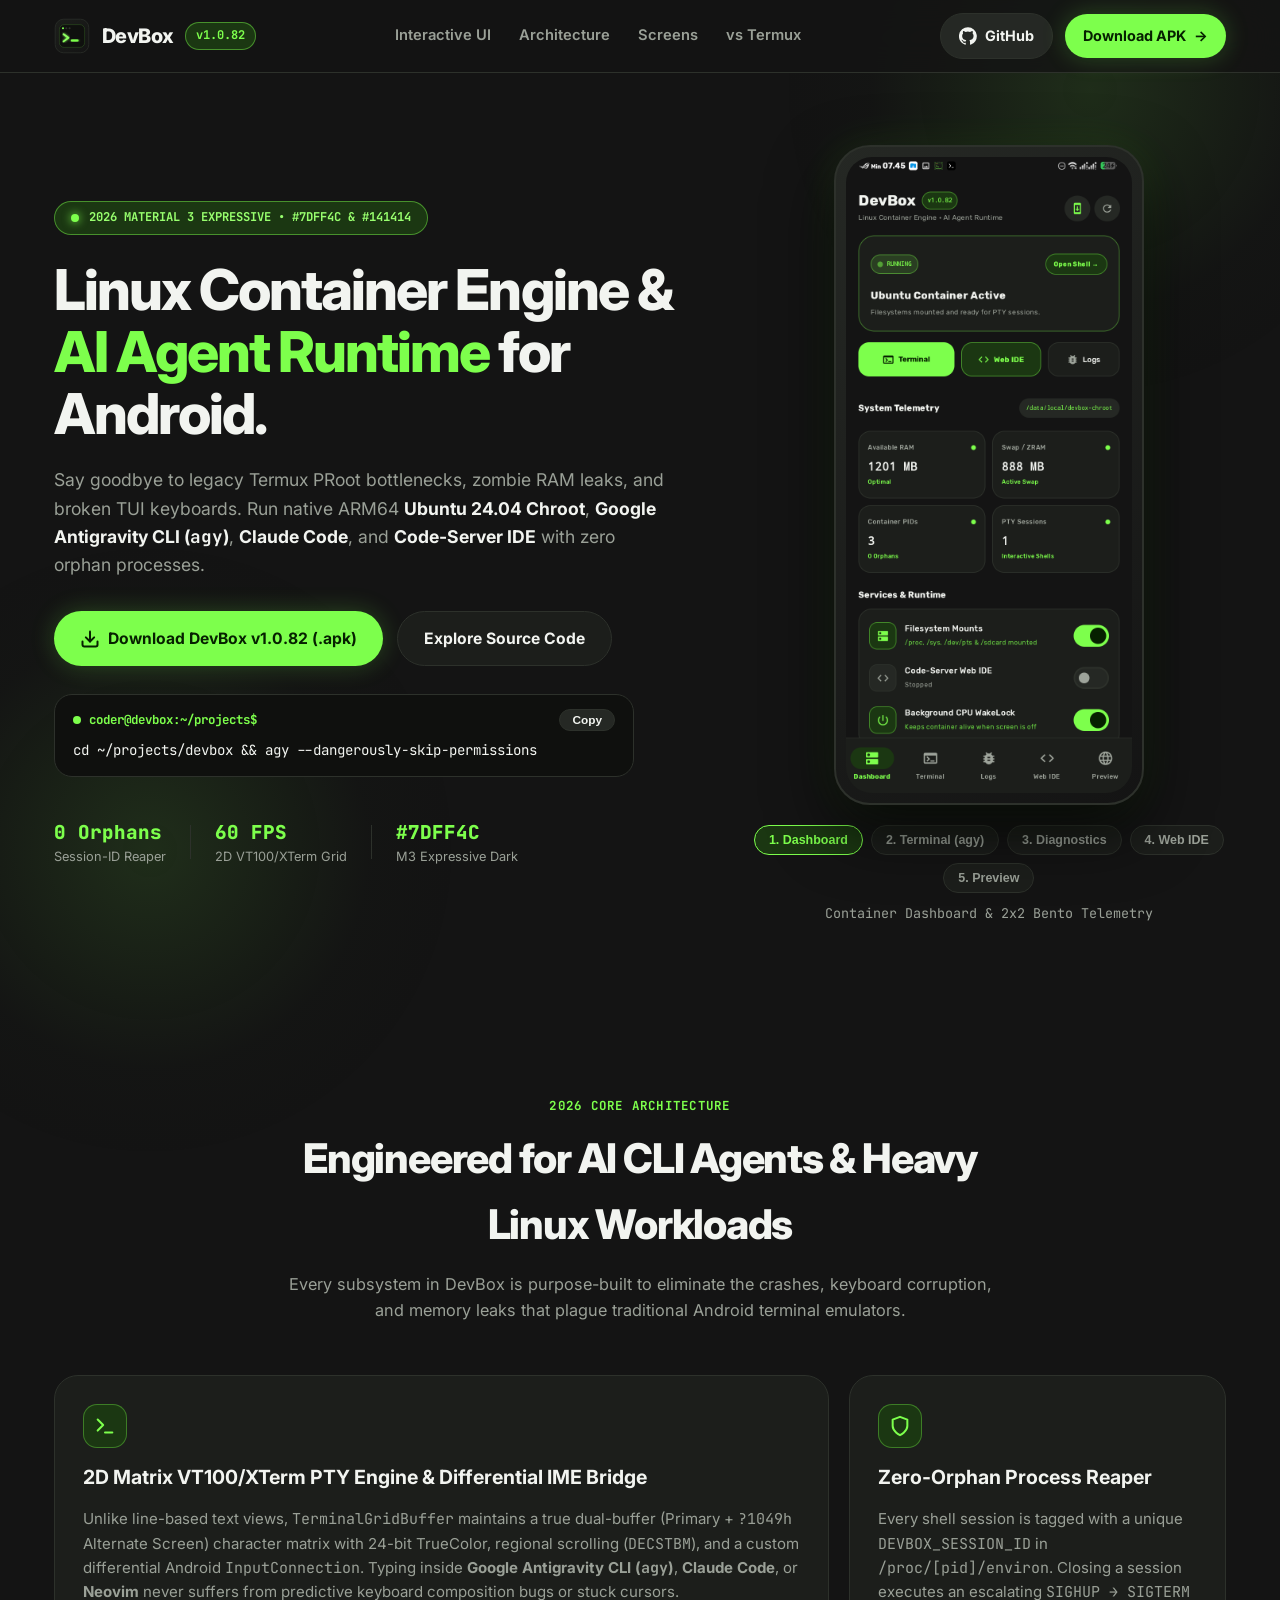
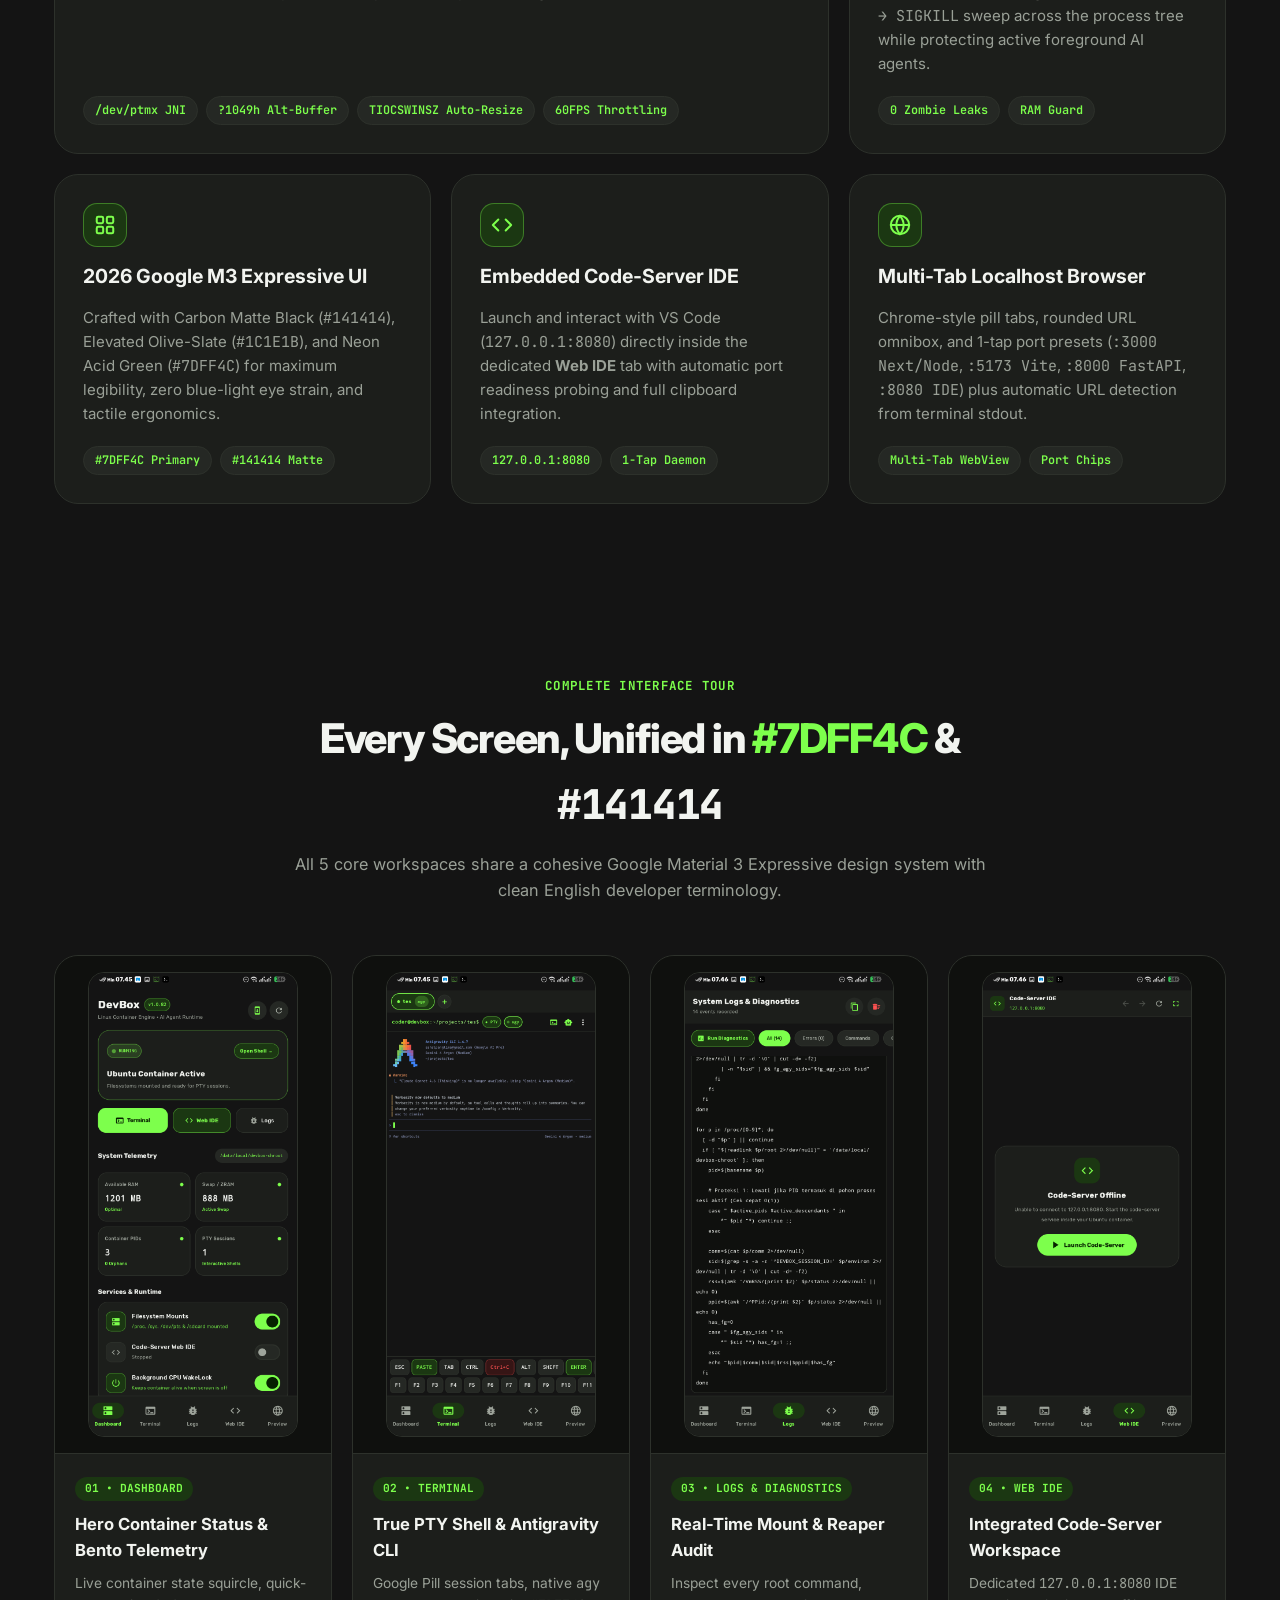
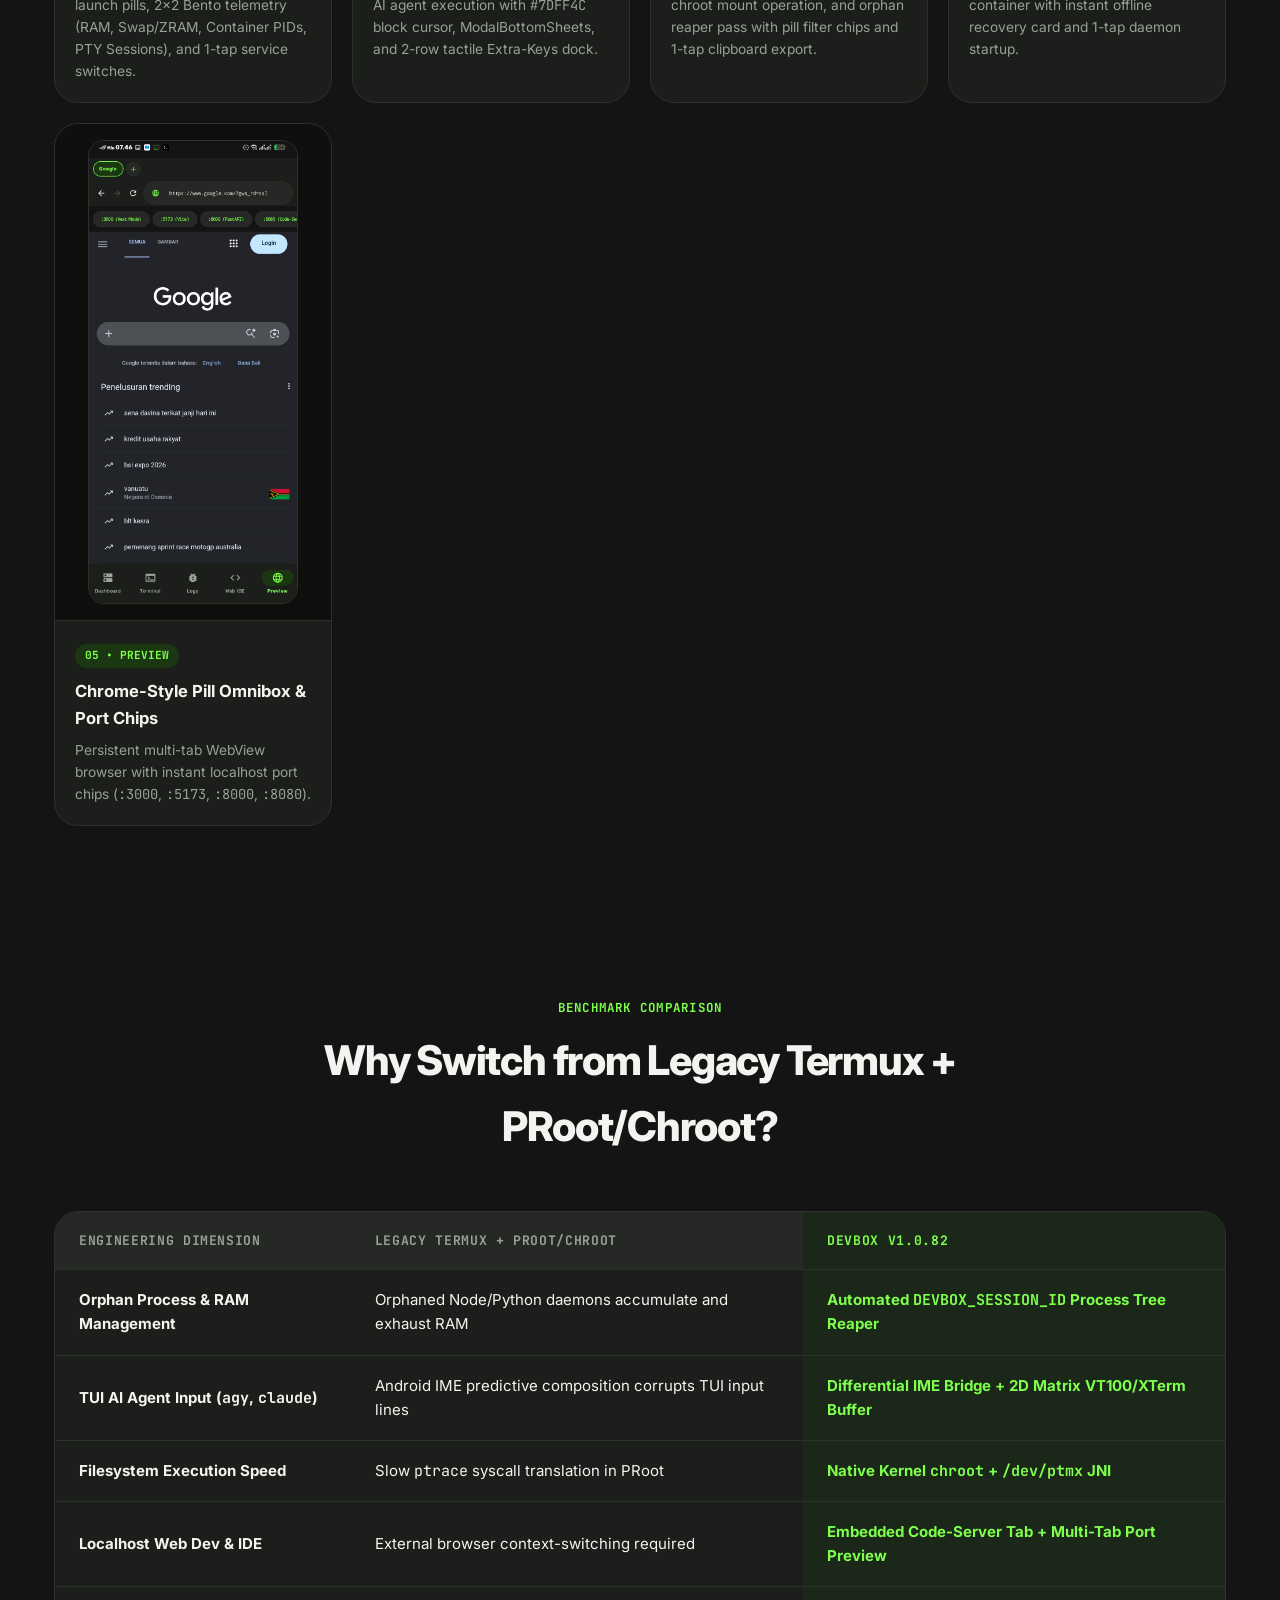
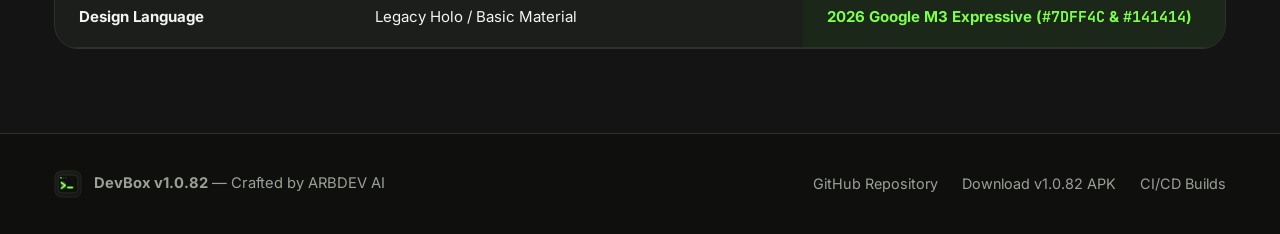
<file: docs/index.html>
<!DOCTYPE html>
<html lang="en" class="dark">
<head>
  <meta charset="UTF-8" />
  <meta name="viewport" content="width=device-width, initial-scale=1.0" />
  <title>DevBox v1.0.82 — Linux Container Engine & AI Agent Runtime for Android</title>
  <meta name="description" content="Native ARM64 Ubuntu Chroot Engine, 2D Matrix VT100/XTerm PTY, Zero-Orphan Process Reaper, and Integrated Code-Server IDE for Android. Redesigned with 2026 Material 3 Expressive (#7DFF4C & #141414)." />
  <meta name="theme-color" content="#141414" />
  <link rel="icon" type="image/svg+xml" href="assets/logo.svg" />
  <link rel="preconnect" href="https://fonts.googleapis.com" />
  <link rel="preconnect" href="https://fonts.gstatic.com" crossorigin />
  <link href="https://fonts.googleapis.com/css2?family=Inter:wght@400;500;600;700;800&family=JetBrains+Mono:wght@400;500;600;700&display=swap" rel="stylesheet" />
  <link rel="stylesheet" href="styles.css" />
</head>
<body>
  <!-- Ambient Background Glow -->
  <div class="ambient-glow glow-top"></div>
  <div class="ambient-glow glow-bottom"></div>

  <!-- Sticky 2026 Glass Navigation -->
  <header class="navbar">
    <div class="container nav-inner">
      <a href="#" class="brand">
        <img src="assets/logo.svg" alt="DevBox Logo" class="brand-logo" />
        <span class="brand-name">DevBox</span>
        <span class="version-pill">v1.0.82</span>
      </a>

      <nav class="nav-links">
        <a href="#showcase">Interactive UI</a>
        <a href="#bento">Architecture</a>
        <a href="#gallery">Screens</a>
        <a href="#comparison">vs Termux</a>
      </nav>

      <div class="nav-actions">
        <a href="https://github.com/arbdevai/devbox" target="_blank" rel="noopener" class="btn btn-tonal nav-github">
          <svg width="18" height="18" viewBox="0 0 24 24" fill="currentColor"><path d="M12 .3a12 12 0 0 0-3.8 23.4c.6.1.8-.3.8-.6v-2c-3.3.7-4-1.6-4-1.6-.6-1.4-1.4-1.8-1.4-1.8-1-.7.1-.7.1-.7 1.2.1 1.8 1.2 1.8 1.2 1 1.8 2.8 1.3 3.5 1 .1-.8.4-1.3.7-1.6-2.7-.3-5.5-1.3-5.5-5.9 0-1.3.5-2.4 1.2-3.2-.1-.3-.5-1.5.1-3.2 0 0 1-.3 3.3 1.2a11.5 11.5 0 0 1 6 0c2.3-1.5 3.3-1.2 3.3-1.2.6 1.7.2 2.9.1 3.2.8.8 1.2 1.9 1.2 3.2 0 4.6-2.8 5.6-5.5 5.9.4.4.8 1.1.8 2.2v3.3c0 .3.2.7.8.6A12 12 0 0 0 12 .3"/></svg>
          <span class="github-label">GitHub</span>
        </a>
        <a href="https://github.com/arbdevai/devbox/releases/tag/v1.0.82" target="_blank" rel="noopener" class="btn btn-primary nav-cta">
          <span>Download APK</span>
          <span class="btn-arrow">→</span>
        </a>
      </div>
    </div>
  </header>

  <main>
    <!-- Hero Section -->
    <section class="hero container" id="showcase">
      <div class="hero-content">
        <div class="status-badge">
          <span class="pulse-dot"></span>
          <span>2026 MATERIAL 3 EXPRESSIVE • #7DFF4C &amp; #141414</span>
        </div>

        <h1 class="hero-title">
          Linux Container Engine &amp; <span class="text-acid">AI Agent Runtime</span> for Android.
        </h1>

        <p class="hero-subtitle">
          Say goodbye to legacy Termux PRoot bottlenecks, zombie RAM leaks, and broken TUI keyboards. Run native ARM64 <strong>Ubuntu 24.04 Chroot</strong>, <strong>Google Antigravity CLI (<code>agy</code>)</strong>, <strong>Claude Code</strong>, and <strong>Code-Server IDE</strong> with zero orphan processes.
        </p>

        <div class="hero-cta-row">
          <a href="https://github.com/arbdevai/devbox/releases/tag/v1.0.82" class="btn btn-primary btn-lg">
            <svg width="20" height="20" viewBox="0 0 24 24" fill="none" stroke="currentColor" stroke-width="2.4" stroke-linecap="round" stroke-linejoin="round"><path d="M21 15v4a2 2 0 0 1-2 2H5a2 2 0 0 1-2-2v-4"/><polyline points="7 10 12 15 17 10"/><line x1="12" y1="15" x2="12" y2="3"/></svg>
            <span>Download DevBox v1.0.82 (.apk)</span>
          </a>
          <a href="https://github.com/arbdevai/devbox" target="_blank" rel="noopener" class="btn btn-surface btn-lg">
            <span>Explore Source Code</span>
          </a>
        </div>

        <!-- Quick Terminal Snippet -->
        <div class="code-pill-box">
          <div class="code-pill-header">
            <span class="code-dot"></span>
            <span class="code-label">coder@devbox:~/projects$</span>
            <button class="copy-btn" id="copyCmdBtn" title="Copy command">Copy</button>
          </div>
          <pre><code id="cmdText">cd ~/projects/devbox &amp;&amp; agy --dangerously-skip-permissions</code></pre>
        </div>

        <div class="hero-metrics">
          <div class="metric-item">
            <span class="metric-val">0 Orphans</span>
            <span class="metric-lbl">Session-ID Reaper</span>
          </div>
          <div class="metric-divider"></div>
          <div class="metric-item">
            <span class="metric-val">60 FPS</span>
            <span class="metric-lbl">2D VT100/XTerm Grid</span>
          </div>
          <div class="metric-divider"></div>
          <div class="metric-item">
            <span class="metric-val">#7DFF4C</span>
            <span class="metric-lbl">M3 Expressive Dark</span>
          </div>
        </div>
      </div>

      <!-- Interactive Phone Switcher -->
      <div class="hero-QuickPreview">
        <div class="phone-frame">
          <div class="phone-notch"></div>
          <img
            id="activeScreenImg"
            src="assets/screenshots/01-dashboard.png"
            alt="DevBox App Screen Preview"
            class="phone-screen-img"
          />
        </div>

        <div class="screen-tabs" role="tablist">
          <button class="screen-tab active" data-img="assets/screenshots/01-dashboard.png" data-caption="Container Dashboard & 2x2 Bento Telemetry">
            1. Dashboard
          </button>
          <button class="screen-tab" data-img="assets/screenshots/02-terminal-agy.png" data-caption="Native PTY Terminal Running Antigravity CLI (agy)">
            2. Terminal (agy)
          </button>
          <button class="screen-tab" data-img="assets/screenshots/03-system-logs.png" data-caption="System Logs, Mount Audit & Process Reaper Diagnostics">
            3. Diagnostics
          </button>
          <button class="screen-tab" data-img="assets/screenshots/04-code-server-ide.png" data-caption="Integrated Code-Server VS Code Web IDE (127.0.0.1:8080)">
            4. Web IDE
          </button>
          <button class="screen-tab" data-img="assets/screenshots/05-web-preview.png" data-caption="Multi-Tab Localhost Browser with Instant Port Presets">
            5. Preview
          </button>
        </div>
        <p id="activeScreenCaption" class="screen-caption">Container Dashboard &amp; 2x2 Bento Telemetry</p>
      </div>
    </section>

    <!-- 2026 Bento Architecture Section -->
    <section class="section container" id="bento">
      <div class="section-header">
        <span class="eyebrow">2026 CORE ARCHITECTURE</span>
        <h2 class="section-title">Engineered for AI CLI Agents &amp; Heavy Linux Workloads</h2>
        <p class="section-desc">
          Every subsystem in DevBox is purpose-built to eliminate the crashes, keyboard corruption, and memory leaks that plague traditional Android terminal emulators.
        </p>
      </div>

      <div class="bento-grid">
        <article class="bento-card bento-wide">
          <div class="bento-icon">
            <svg width="22" height="22" viewBox="0 0 24 24" fill="none" stroke="#7DFF4C" stroke-width="2.2" stroke-linecap="round" stroke-linejoin="round"><polyline points="4 17 10 11 4 5"/><line x1="12" y1="19" x2="20" y2="19"/></svg>
          </div>
          <h3>2D Matrix VT100/XTerm PTY Engine &amp; Differential IME Bridge</h3>
          <p>
            Unlike line-based text views, <code>TerminalGridBuffer</code> maintains a true dual-buffer (Primary + <code>?1049h</code> Alternate Screen) character matrix with 24-bit TrueColor, regional scrolling (<code>DECSTBM</code>), and a custom differential Android <code>InputConnection</code>. Typing inside <strong>Google Antigravity CLI (<code>agy</code>)</strong>, <strong>Claude Code</strong>, or <strong>Neovim</strong> never suffers from predictive keyboard composition bugs or stuck cursors.
          </p>
          <div class="bento-tags">
            <span>/dev/ptmx JNI</span>
            <span>?1049h Alt-Buffer</span>
            <span>TIOCSWINSZ Auto-Resize</span>
            <span>60FPS Throttling</span>
          </div>
        </article>

        <article class="bento-card">
          <div class="bento-icon">
            <svg width="22" height="22" viewBox="0 0 24 24" fill="none" stroke="#7DFF4C" stroke-width="2.2" stroke-linecap="round" stroke-linejoin="round"><path d="M12 22s8-4 8-10V5l-8-3-8 3v7c0 6 8 10 8 10z"/></svg>
          </div>
          <h3>Zero-Orphan Process Reaper</h3>
          <p>
            Every shell session is tagged with a unique <code>DEVBOX_SESSION_ID</code> in <code>/proc/[pid]/environ</code>. Closing a session executes an escalating <code>SIGHUP → SIGTERM → SIGKILL</code> sweep across the process tree while protecting active foreground AI agents.
          </p>
          <div class="bento-tags">
            <span>0 Zombie Leaks</span>
            <span>RAM Guard</span>
          </div>
        </article>

        <article class="bento-card">
          <div class="bento-icon">
            <svg width="22" height="22" viewBox="0 0 24 24" fill="none" stroke="#7DFF4C" stroke-width="2.2" stroke-linecap="round" stroke-linejoin="round"><rect x="3" y="3" width="7" height="7" rx="1.5"/><rect x="14" y="3" width="7" height="7" rx="1.5"/><rect x="14" y="14" width="7" height="7" rx="1.5"/><rect x="3" y="14" width="7" height="7" rx="1.5"/></svg>
          </div>
          <h3>2026 Google M3 Expressive UI</h3>
          <p>
            Crafted with Carbon Matte Black (<code>#141414</code>), Elevated Olive-Slate (<code>#1C1E1B</code>), and Neon Acid Green (<code>#7DFF4C</code>) for maximum legibility, zero blue-light eye strain, and tactile ergonomics.
          </p>
          <div class="bento-tags">
            <span>#7DFF4C Primary</span>
            <span>#141414 Matte</span>
          </div>
        </article>

        <article class="bento-card">
          <div class="bento-icon">
            <svg width="22" height="22" viewBox="0 0 24 24" fill="none" stroke="#7DFF4C" stroke-width="2.2" stroke-linecap="round" stroke-linejoin="round"><polyline points="16 18 22 12 16 6"/><polyline points="8 6 2 12 8 18"/></svg>
          </div>
          <h3>Embedded Code-Server IDE</h3>
          <p>
            Launch and interact with VS Code (<code>127.0.0.1:8080</code>) directly inside the dedicated <strong>Web IDE</strong> tab with automatic port readiness probing and full clipboard integration.
          </p>
          <div class="bento-tags">
            <span>127.0.0.1:8080</span>
            <span>1-Tap Daemon</span>
          </div>
        </article>

        <article class="bento-card">
          <div class="bento-icon">
            <svg width="22" height="22" viewBox="0 0 24 24" fill="none" stroke="#7DFF4C" stroke-width="2.2" stroke-linecap="round" stroke-linejoin="round"><circle cx="12" cy="12" r="10"/><line x1="2" y1="12" x2="22" y2="12"/><path d="M12 2a15.3 15.3 0 0 1 4 10 15.3 15.3 0 0 1-4 10 15.3 15.3 0 0 1-4-10 15.3 15.3 0 0 1 4-10z"/></svg>
          </div>
          <h3>Multi-Tab Localhost Browser</h3>
          <p>
            Chrome-style pill tabs, rounded URL omnibox, and 1-tap port presets (<code>:3000 Next/Node</code>, <code>:5173 Vite</code>, <code>:8000 FastAPI</code>, <code>:8080 IDE</code>) plus automatic URL detection from terminal stdout.
          </p>
          <div class="bento-tags">
            <span>Multi-Tab WebView</span>
            <span>Port Chips</span>
          </div>
        </article>
      </div>
    </section>

    <!-- Full 5-Screen Visual Gallery -->
    <section class="section container" id="gallery">
      <div class="section-header">
        <span class="eyebrow">COMPLETE INTERFACE TOUR</span>
        <h2 class="section-title">Every Screen, Unified in <span class="text-acid">#7DFF4C</span> &amp; <span class="text-mono">#141414</span></h2>
        <p class="section-desc">
          All 5 core workspaces share a cohesive Google Material 3 Expressive design system with clean English developer terminology.
        </p>
      </div>

      <div class="gallery-grid">
        <div class="gallery-card">
          <div class="gallery-img-wrap">
            <img src="assets/screenshots/01-dashboard.png" alt="Dashboard Screen" loading="lazy" />
          </div>
          <div class="gallery-info">
            <span class="gallery-badge">01 • DASHBOARD</span>
            <h4>Hero Container Status &amp; Bento Telemetry</h4>
            <p>Live container state squircle, quick-launch pills, 2x2 Bento telemetry (RAM, Swap/ZRAM, Container PIDs, PTY Sessions), and 1-tap service switches.</p>
          </div>
        </div>

        <div class="gallery-card">
          <div class="gallery-img-wrap">
            <img src="assets/screenshots/02-terminal-agy.png" alt="Terminal Screen running Antigravity CLI" loading="lazy" />
          </div>
          <div class="gallery-info">
            <span class="gallery-badge">02 • TERMINAL</span>
            <h4>True PTY Shell &amp; Antigravity CLI</h4>
            <p>Google Pill session tabs, native <code>agy</code> AI agent execution with <code>#7DFF4C</code> block cursor, ModalBottomSheets, and 2-row tactile Extra-Keys dock.</p>
          </div>
        </div>

        <div class="gallery-card">
          <div class="gallery-img-wrap">
            <img src="assets/screenshots/03-system-logs.png" alt="System Logs Screen" loading="lazy" />
          </div>
          <div class="gallery-info">
            <span class="gallery-badge">03 • LOGS &amp; DIAGNOSTICS</span>
            <h4>Real-Time Mount &amp; Reaper Audit</h4>
            <p>Inspect every root command, chroot mount operation, and orphan reaper pass with pill filter chips and 1-tap clipboard export.</p>
          </div>
        </div>

        <div class="gallery-card">
          <div class="gallery-img-wrap">
            <img src="assets/screenshots/04-code-server-ide.png" alt="Code-Server Web IDE Screen" loading="lazy" />
          </div>
          <div class="gallery-info">
            <span class="gallery-badge">04 • WEB IDE</span>
            <h4>Integrated Code-Server Workspace</h4>
            <p>Dedicated <code>127.0.0.1:8080</code> IDE container with instant offline recovery card and 1-tap daemon startup.</p>
          </div>
        </div>

        <div class="gallery-card">
          <div class="gallery-img-wrap">
            <img src="assets/screenshots/05-web-preview.png" alt="Web Preview Browser Screen" loading="lazy" />
          </div>
          <div class="gallery-info">
            <span class="gallery-badge">05 • PREVIEW</span>
            <h4>Chrome-Style Pill Omnibox &amp; Port Chips</h4>
            <p>Persistent multi-tab WebView browser with instant localhost port chips (<code>:3000</code>, <code>:5173</code>, <code>:8000</code>, <code>:8080</code>).</p>
          </div>
        </div>
      </div>
    </section>

    <!-- Comparison Table Section -->
    <section class="section container" id="comparison">
      <div class="section-header">
        <span class="eyebrow">BENCHMARK COMPARISON</span>
        <h2 class="section-title">Why Switch from Legacy Termux + PRoot/Chroot?</h2>
      </div>

      <div class="table-wrap">
        <table class="comp-table">
          <thead>
            <tr>
              <th>Engineering Dimension</th>
              <th>Legacy Termux + PRoot/Chroot</th>
              <th class="highlight-col">DevBox v1.0.82</th>
            </tr>
          </thead>
          <tbody>
            <tr>
              <td><strong>Orphan Process &amp; RAM Management</strong></td>
              <td>Orphaned Node/Python daemons accumulate and exhaust RAM</td>
              <td class="highlight-col"><strong>Automated <code>DEVBOX_SESSION_ID</code> Process Tree Reaper</strong></td>
            </tr>
            <tr>
              <td><strong>TUI AI Agent Input (<code>agy</code>, <code>claude</code>)</strong></td>
              <td>Android IME predictive composition corrupts TUI input lines</td>
              <td class="highlight-col"><strong>Differential IME Bridge + 2D Matrix VT100/XTerm Buffer</strong></td>
            </tr>
            <tr>
              <td><strong>Filesystem Execution Speed</strong></td>
              <td>Slow <code>ptrace</code> syscall translation in PRoot</td>
              <td class="highlight-col"><strong>Native Kernel <code>chroot</code> + <code>/dev/ptmx</code> JNI</strong></td>
            </tr>
            <tr>
              <td><strong>Localhost Web Dev &amp; IDE</strong></td>
              <td>External browser context-switching required</td>
              <td class="highlight-col"><strong>Embedded Code-Server Tab + Multi-Tab Port Preview</strong></td>
            </tr>
            <tr>
              <td><strong>Design Language</strong></td>
              <td>Legacy Holo / Basic Material</td>
              <td class="highlight-col"><strong>2026 Google M3 Expressive (<code>#7DFF4C</code> &amp; <code>#141414</code>)</strong></td>
            </tr>
          </tbody>
        </table>
      </div>
    </section>
  </main>

  <footer class="footer">
    <div class="container footer-inner">
      <div class="footer-brand">
        <img src="assets/logo.svg" alt="DevBox Logo" width="28" height="28" />
        <span><strong>DevBox v1.0.82</strong> — Crafted by ARBDEV AI</span>
      </div>
      <div class="footer-links">
        <a href="https://github.com/arbdevai/devbox">GitHub Repository</a>
        <a href="https://github.com/arbdevai/devbox/releases/tag/v1.0.82">Download v1.0.82 APK</a>
        <a href="https://github.com/arbdevai/devbox/actions">CI/CD Builds</a>
      </div>
    </div>
  </footer>

  <script src="app.js"></script>
</body>
</html>
</file>
<file: docs/styles.css>
:root {
  --bg-carbon: #141414;
  --bg-deep: #0F100E;
  --surface: #1C1E1B;
  --surface-variant: #252824;
  --primary: #7DFF4C;
  --on-primary: #062100;
  --primary-container: #1B3712;
  --on-primary-container: #98FF6E;
  --text-main: #F2F4F0;
  --text-muted: #9AA097;
  --border: #2D312B;
  --radius-xl: 24px;
  --radius-lg: 18px;
  --radius-pill: 9999px;
}

* {
  box-sizing: border-box;
  margin: 0;
  padding: 0;
}

html {
  scroll-behavior: smooth;
  background-color: var(--bg-carbon);
  color: var(--text-main);
  font-family: 'Inter', -apple-system, BlinkMacSystemFont, sans-serif;
}

body {
  background-color: var(--bg-carbon);
  overflow-x: hidden;
  line-height: 1.6;
  position: relative;
}

code, pre, .text-mono {
  font-family: 'JetBrains Mono', monospace;
}

.container {
  max-width: 1220px;
  margin: 0 auto;
  padding: 0 24px;
}

/* Ambient Glow */
.ambient-glow {
  position: fixed;
  width: 620px;
  height: 620px;
  border-radius: 50%;
  background: radial-gradient(circle, rgba(125, 255, 76, 0.11) 0%, rgba(27, 55, 18, 0.03) 50%, transparent 70%);
  pointer-events: none;
  z-index: 0;
}
.glow-top {
  top: -220px;
  right: -120px;
}
.glow-bottom {
  bottom: -260px;
  left: -160px;
}

/* Navbar */
.navbar {
  position: sticky;
  top: 0;
  z-index: 100;
  background: rgba(20, 20, 20, 0.82);
  backdrop-filter: blur(16px);
  -webkit-backdrop-filter: blur(16px);
  border-bottom: 1px solid var(--border);
}

.nav-inner {
  height: 72px;
  display: flex;
  align-items: center;
  justify-content: space-between;
  gap: 12px;
}

.brand {
  display: flex;
  align-items: center;
  gap: 12px;
  text-decoration: none;
  color: var(--text-main);
  flex-shrink: 0;
}

.brand-logo {
  width: 36px;
  height: 36px;
}

.brand-name {
  font-size: 1.25rem;
  font-weight: 800;
  letter-spacing: -0.03em;
}

.version-pill {
  background: var(--primary-container);
  color: var(--primary);
  border: 1px solid rgba(125, 255, 76, 0.45);
  font-family: 'JetBrains Mono', monospace;
  font-size: 0.75rem;
  font-weight: 700;
  padding: 3px 10px;
  border-radius: var(--radius-pill);
}

.nav-links {
  display: flex;
  gap: 28px;
}

.nav-links a {
  color: var(--text-muted);
  text-decoration: none;
  font-size: 0.92rem;
  font-weight: 600;
  transition: color 0.2s ease;
}

.nav-links a:hover {
  color: var(--primary);
}

.nav-actions {
  display: flex;
  align-items: center;
  gap: 12px;
  flex-shrink: 0;
}

/* Buttons */
.btn {
  display: inline-flex;
  align-items: center;
  justify-content: center;
  gap: 8px;
  padding: 10px 18px;
  border-radius: var(--radius-pill);
  font-size: 0.9rem;
  font-weight: 700;
  text-decoration: none;
  transition: all 0.2s cubic-bezier(0.2, 0.8, 0.2, 1);
  cursor: pointer;
  white-space: nowrap;
}

.btn-primary {
  background: var(--primary);
  color: var(--on-primary);
  box-shadow: 0 0 24px rgba(125, 255, 76, 0.22);
}

.btn-primary:hover {
  transform: translateY(-2px);
  box-shadow: 0 6px 30px rgba(125, 255, 76, 0.38);
}

.btn-tonal {
  background: var(--surface-variant);
  color: var(--text-main);
  border: 1px solid var(--border);
}

.btn-tonal:hover {
  border-color: var(--primary);
  color: var(--primary);
}

.btn-surface {
  background: var(--surface);
  color: var(--text-main);
  border: 1px solid var(--border);
}

.btn-surface:hover {
  background: var(--surface-variant);
  border-color: var(--primary);
}

.btn-lg {
  padding: 14px 26px;
  font-size: 0.98rem;
}

/* Hero Section */
.hero {
  position: relative;
  z-index: 1;
  padding: 72px 24px 84px;
  display: grid;
  grid-template-columns: 1.15fr 0.85fr;
  gap: 56px;
  align-items: center;
}

.hero-content,
.hero-QuickPreview {
  min-width: 0;
}

.status-badge {
  display: inline-flex;
  align-items: center;
  gap: 10px;
  background: var(--primary-container);
  border: 1px solid rgba(125, 255, 76, 0.45);
  color: var(--on-primary-container);
  padding: 6px 16px;
  border-radius: var(--radius-pill);
  font-family: 'JetBrains Mono', monospace;
  font-size: 0.76rem;
  font-weight: 700;
  margin-bottom: 24px;
  max-width: 100%;
}

.pulse-dot {
  width: 8px;
  height: 8px;
  flex-shrink: 0;
  border-radius: 50%;
  background: var(--primary);
  box-shadow: 0 0 10px var(--primary);
  animation: pulse 2s infinite;
}

@keyframes pulse {
  0%, 100% { transform: scale(1); opacity: 1; }
  50% { transform: scale(1.35); opacity: 0.65; }
}

.hero-title {
  font-size: clamp(2.25rem, 4.4vw, 3.8rem);
  font-weight: 800;
  line-height: 1.1;
  letter-spacing: -0.035em;
  margin-bottom: 22px;
}

.text-acid {
  color: var(--primary);
}

.hero-subtitle {
  font-size: 1.1rem;
  color: var(--text-muted);
  max-width: 620px;
  margin-bottom: 32px;
}

.hero-subtitle strong {
  color: var(--text-main);
}

.hero-cta-row {
  display: flex;
  flex-wrap: wrap;
  gap: 14px;
  margin-bottom: 28px;
}

/* Code Pill Box */
.code-pill-box {
  background: var(--bg-deep);
  border: 1px solid var(--border);
  border-radius: var(--radius-lg);
  padding: 14px 18px;
  max-width: 580px;
  width: 100%;
  margin-bottom: 32px;
  text-align: left;
}

.code-pill-header {
  display: flex;
  align-items: center;
  gap: 8px;
  margin-bottom: 8px;
}

.code-dot {
  width: 8px;
  height: 8px;
  flex-shrink: 0;
  border-radius: 50%;
  background: var(--primary);
}

.code-label {
  font-family: 'JetBrains Mono', monospace;
  font-size: 0.78rem;
  color: var(--primary);
  font-weight: 700;
  flex: 1;
  min-width: 0;
  overflow: hidden;
  text-overflow: ellipsis;
  white-space: nowrap;
}

.copy-btn {
  background: var(--surface-variant);
  color: var(--text-main);
  border: 1px solid var(--border);
  border-radius: var(--radius-pill);
  padding: 3px 12px;
  font-size: 0.74rem;
  font-weight: 600;
  cursor: pointer;
  flex-shrink: 0;
}

.copy-btn:hover {
  border-color: var(--primary);
  color: var(--primary);
}

.code-pill-box pre {
  overflow-x: auto;
  font-size: 0.88rem;
  color: var(--text-main);
  -webkit-overflow-scrolling: touch;
}

.hero-metrics {
  display: flex;
  align-items: center;
  gap: 24px;
  padding-top: 8px;
}

.metric-item {
  display: flex;
  flex-direction: column;
}

.metric-val {
  font-family: 'JetBrains Mono', monospace;
  font-size: 1.2rem;
  font-weight: 800;
  color: var(--primary);
}

.metric-lbl {
  font-size: 0.8rem;
  color: var(--text-muted);
}

.metric-divider {
  width: 1px;
  height: 34px;
  background: var(--border);
}

/* Interactive Phone Mockup */
.hero-QuickPreview {
  display: flex;
  flex-direction: column;
  align-items: center;
}

.phone-frame {
  position: relative;
  width: 310px;
  max-width: 100%;
  border-radius: 36px;
  padding: 10px;
  background: linear-gradient(145deg, #252824, #141414);
  border: 2px solid var(--border);
  box-shadow: 0 24px 64px rgba(0, 0, 0, 0.75), 0 0 40px rgba(125, 255, 76, 0.12);
}

.phone-screen-img {
  width: 100%;
  height: auto;
  display: block;
  border-radius: 26px;
  transition: opacity 0.2s ease;
}

.screen-tabs {
  display: flex;
  flex-wrap: wrap;
  justify-content: center;
  gap: 8px;
  margin-top: 20px;
}

.screen-tab {
  background: var(--surface);
  color: var(--text-muted);
  border: 1px solid var(--border);
  border-radius: var(--radius-pill);
  padding: 7px 14px;
  font-size: 0.78rem;
  font-weight: 700;
  cursor: pointer;
  transition: all 0.18s ease;
}

.screen-tab:hover {
  color: var(--text-main);
  border-color: var(--primary);
}

.screen-tab.active {
  background: var(--primary-container);
  color: var(--primary);
  border-color: var(--primary);
}

.screen-caption {
  margin-top: 10px;
  font-size: 0.84rem;
  color: var(--text-muted);
  font-family: 'JetBrains Mono', monospace;
  text-align: center;
}

/* Section Headers */
.section {
  position: relative;
  z-index: 1;
  padding: 84px 24px;
}

.section-header {
  text-align: center;
  max-width: 720px;
  margin: 0 auto 52px;
}

.eyebrow {
  display: inline-block;
  font-family: 'JetBrains Mono', monospace;
  font-size: 0.78rem;
  font-weight: 700;
  color: var(--primary);
  letter-spacing: 0.1em;
  margin-bottom: 10px;
}

.section-title {
  font-size: clamp(1.85rem, 3.2vw, 2.6rem);
  font-weight: 800;
  letter-spacing: -0.03em;
  margin-bottom: 14px;
}

.section-desc {
  color: var(--text-muted);
  font-size: 1.02rem;
}

/* Bento Grid */
.bento-grid {
  display: grid;
  grid-template-columns: repeat(3, 1fr);
  gap: 20px;
}

.bento-card {
  background: var(--surface);
  border: 1px solid var(--border);
  border-radius: var(--radius-xl);
  padding: 28px;
  display: flex;
  flex-direction: column;
  gap: 14px;
  transition: transform 0.2s ease, border-color 0.2s ease;
}

.bento-card:hover {
  transform: translateY(-4px);
  border-color: rgba(125, 255, 76, 0.55);
}

.bento-wide {
  grid-column: span 2;
}

.bento-icon {
  width: 44px;
  height: 44px;
  border-radius: 14px;
  background: var(--primary-container);
  border: 1px solid rgba(125, 255, 76, 0.35);
  display: flex;
  align-items: center;
  justify-content: center;
}

.bento-card h3 {
  font-size: 1.22rem;
  font-weight: 700;
}

.bento-card p {
  color: var(--text-muted);
  font-size: 0.94rem;
  flex: 1;
}

.bento-tags {
  display: flex;
  flex-wrap: wrap;
  gap: 8px;
  margin-top: 6px;
}

.bento-tags span {
  background: var(--surface-variant);
  color: var(--primary);
  font-family: 'JetBrains Mono', monospace;
  font-size: 0.74rem;
  font-weight: 600;
  padding: 4px 11px;
  border-radius: var(--radius-pill);
  border: 1px solid var(--border);
}

/* Gallery Grid */
.gallery-grid {
  display: grid;
  grid-template-columns: repeat(auto-fit, minmax(220px, 1fr));
  gap: 20px;
}

.gallery-card {
  background: var(--surface);
  border: 1px solid var(--border);
  border-radius: var(--radius-xl);
  overflow: hidden;
  display: flex;
  flex-direction: column;
  transition: transform 0.2s ease, border-color 0.2s ease;
}

.gallery-card:hover {
  transform: translateY(-5px);
  border-color: var(--primary);
}

.gallery-img-wrap {
  background: var(--bg-deep);
  padding: 16px;
  display: flex;
  justify-content: center;
  border-bottom: 1px solid var(--border);
}

.gallery-img-wrap img {
  width: 100%;
  max-width: 210px;
  border-radius: 16px;
  border: 1px solid var(--border);
}

.gallery-info {
  padding: 20px;
}

.gallery-badge {
  display: inline-block;
  font-family: 'JetBrains Mono', monospace;
  font-size: 0.7rem;
  font-weight: 700;
  color: var(--primary);
  background: var(--primary-container);
  padding: 3px 10px;
  border-radius: var(--radius-pill);
  margin-bottom: 10px;
}

.gallery-info h4 {
  font-size: 1.04rem;
  margin-bottom: 8px;
}

.gallery-info p {
  font-size: 0.86rem;
  color: var(--text-muted);
}

/* Comparison Table */
.table-wrap {
  overflow-x: auto;
  -webkit-overflow-scrolling: touch;
  background: var(--surface);
  border: 1px solid var(--border);
  border-radius: var(--radius-xl);
}

.comp-table {
  width: 100%;
  min-width: 600px;
  border-collapse: collapse;
  text-align: left;
}

.comp-table th,
.comp-table td {
  padding: 18px 24px;
  border-bottom: 1px solid var(--border);
  font-size: 0.94rem;
}

.comp-table th {
  background: var(--surface-variant);
  font-family: 'JetBrains Mono', monospace;
  font-size: 0.82rem;
  text-transform: uppercase;
  letter-spacing: 0.05em;
  color: var(--text-muted);
}

.comp-table .highlight-col {
  background: rgba(27, 55, 18, 0.35);
  color: var(--primary);
}

/* Footer */
.footer {
  border-top: 1px solid var(--border);
  padding: 36px 0;
  background: var(--bg-deep);
}

.footer-inner {
  display: flex;
  flex-wrap: wrap;
  justify-content: space-between;
  align-items: center;
  gap: 16px;
}

.footer-brand {
  display: flex;
  align-items: center;
  gap: 12px;
  color: var(--text-muted);
  font-size: 0.92rem;
}

.footer-links {
  display: flex;
  flex-wrap: wrap;
  gap: 24px;
}

.footer-links a {
  color: var(--text-muted);
  text-decoration: none;
  font-size: 0.9rem;
}

.footer-links a:hover {
  color: var(--primary);
}

/* Tablet & Mobile Responsive Layout (Preserving Desktop Aesthetic) */
@media (max-width: 960px) {
  .hero {
    grid-template-columns: 1fr;
    text-align: center;
    gap: 44px;
    padding: 48px 20px 64px;
  }

  .hero-subtitle,
  .code-pill-box {
    margin-left: auto;
    margin-right: auto;
  }

  .hero-cta-row,
  .hero-metrics {
    justify-content: center;
  }

  .bento-grid {
    grid-template-columns: 1fr;
  }

  .bento-wide {
    grid-column: span 1;
  }

  .nav-links {
    display: none;
  }
}

@media (max-width: 600px) {
  .container {
    padding: 0 16px;
  }

  .nav-inner {
    height: 64px;
  }

  .brand {
    gap: 8px;
  }

  .brand-logo {
    width: 30px;
    height: 30px;
  }

  .brand-name {
    font-size: 1.1rem;
  }

  .version-pill {
    font-size: 0.68rem;
    padding: 2px 8px;
  }

  .nav-actions {
    gap: 8px;
  }

  .github-label {
    display: none;
  }

  .nav-github {
    padding: 9px 11px;
  }

  .nav-cta {
    padding: 9px 14px;
    font-size: 0.82rem;
  }

  .status-badge {
    font-size: 0.68rem;
    padding: 6px 12px;
    line-height: 1.3;
  }

  .hero-title {
    font-size: 2.05rem;
    line-height: 1.15;
  }

  .hero-subtitle {
    font-size: 0.98rem;
    margin-bottom: 24px;
  }

  .hero-cta-row {
    flex-direction: column;
    gap: 12px;
  }

  .hero-cta-row .btn {
    width: 100%;
  }

  .code-pill-box {
    padding: 12px 14px;
  }

  .code-pill-box pre {
    font-size: 0.8rem;
  }

  .hero-metrics {
    gap: 14px;
    flex-wrap: wrap;
  }

  .metric-val {
    font-size: 1.05rem;
  }

  .metric-lbl {
    font-size: 0.74rem;
  }

  .phone-frame {
    width: 280px;
  }

  .section {
    padding: 56px 16px;
  }

  .section-header {
    margin-bottom: 36px;
  }

  .bento-card {
    padding: 22px;
  }

  .comp-table th,
  .comp-table td {
    padding: 14px 16px;
    font-size: 0.86rem;
  }

  .footer-inner {
    flex-direction: column;
    text-align: center;
    justify-content: center;
  }

  .footer-links {
    justify-content: center;
    gap: 16px;
  }
}
</file>
